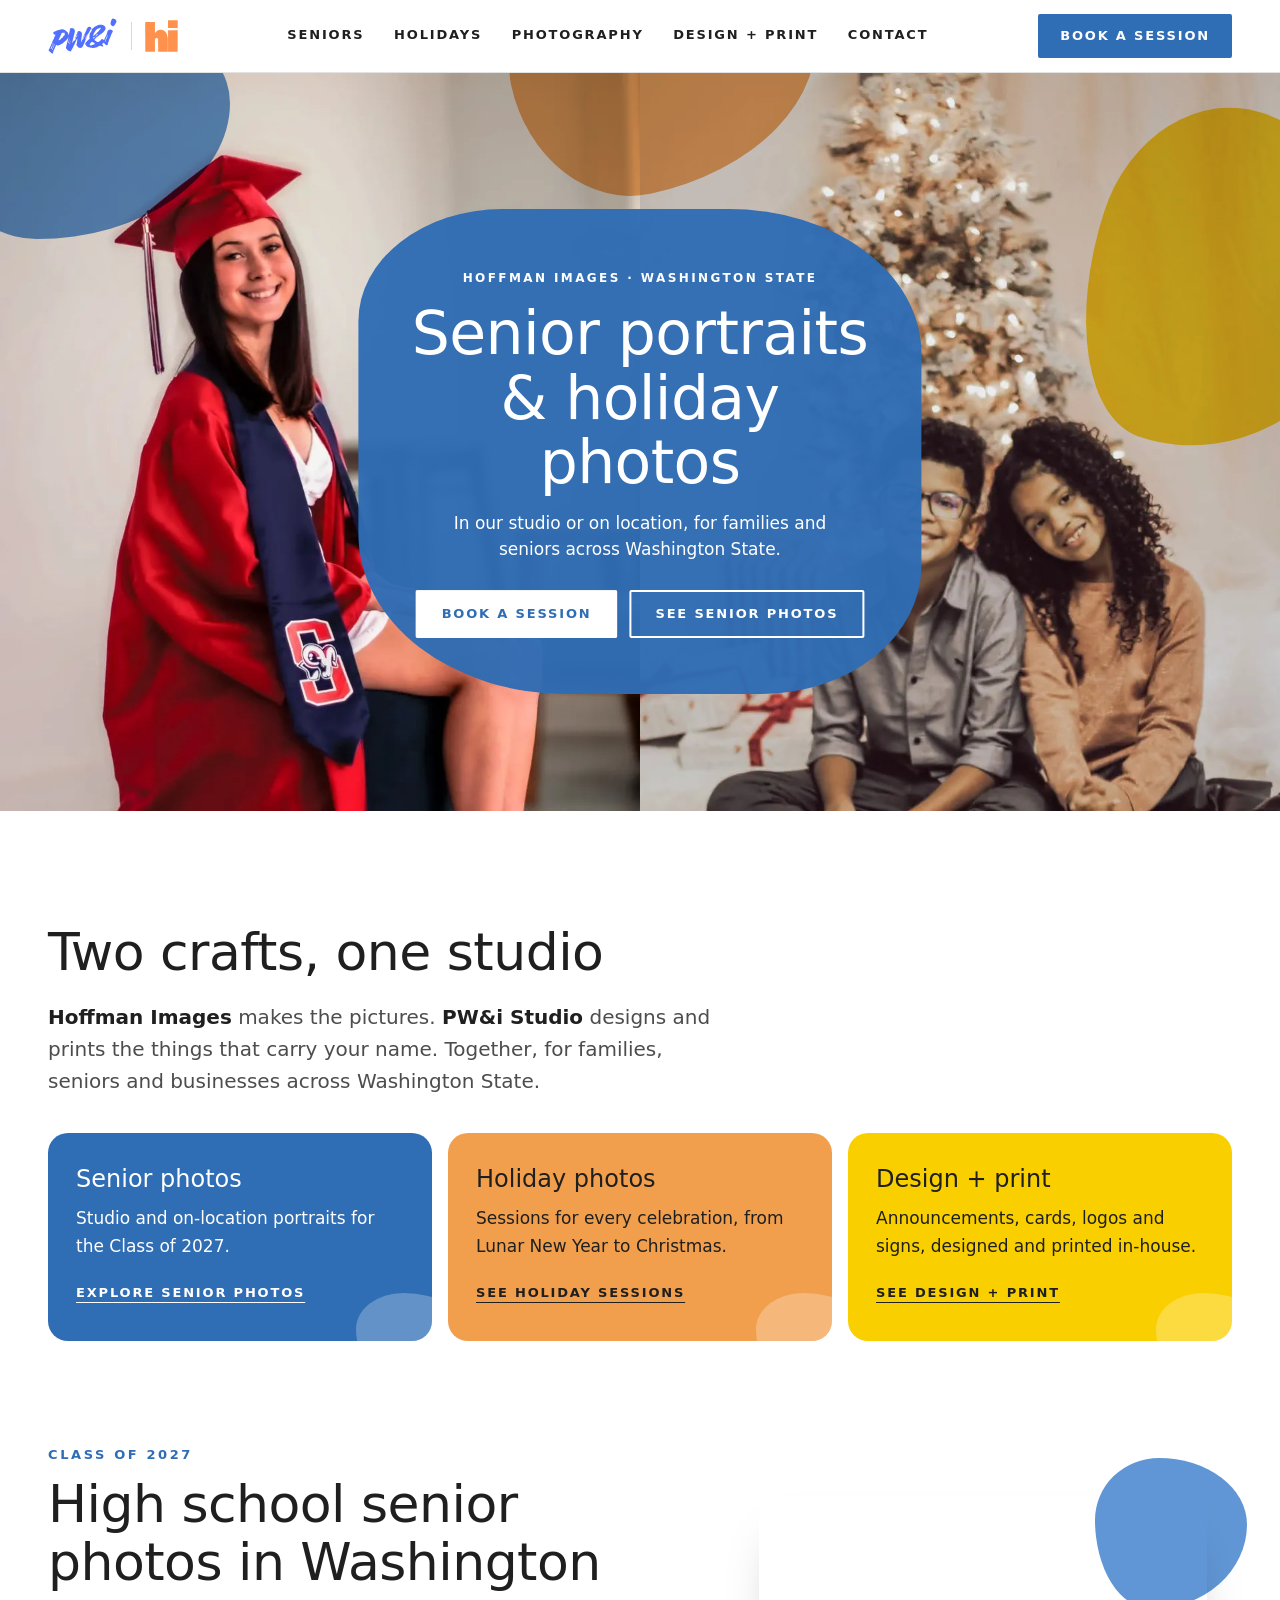
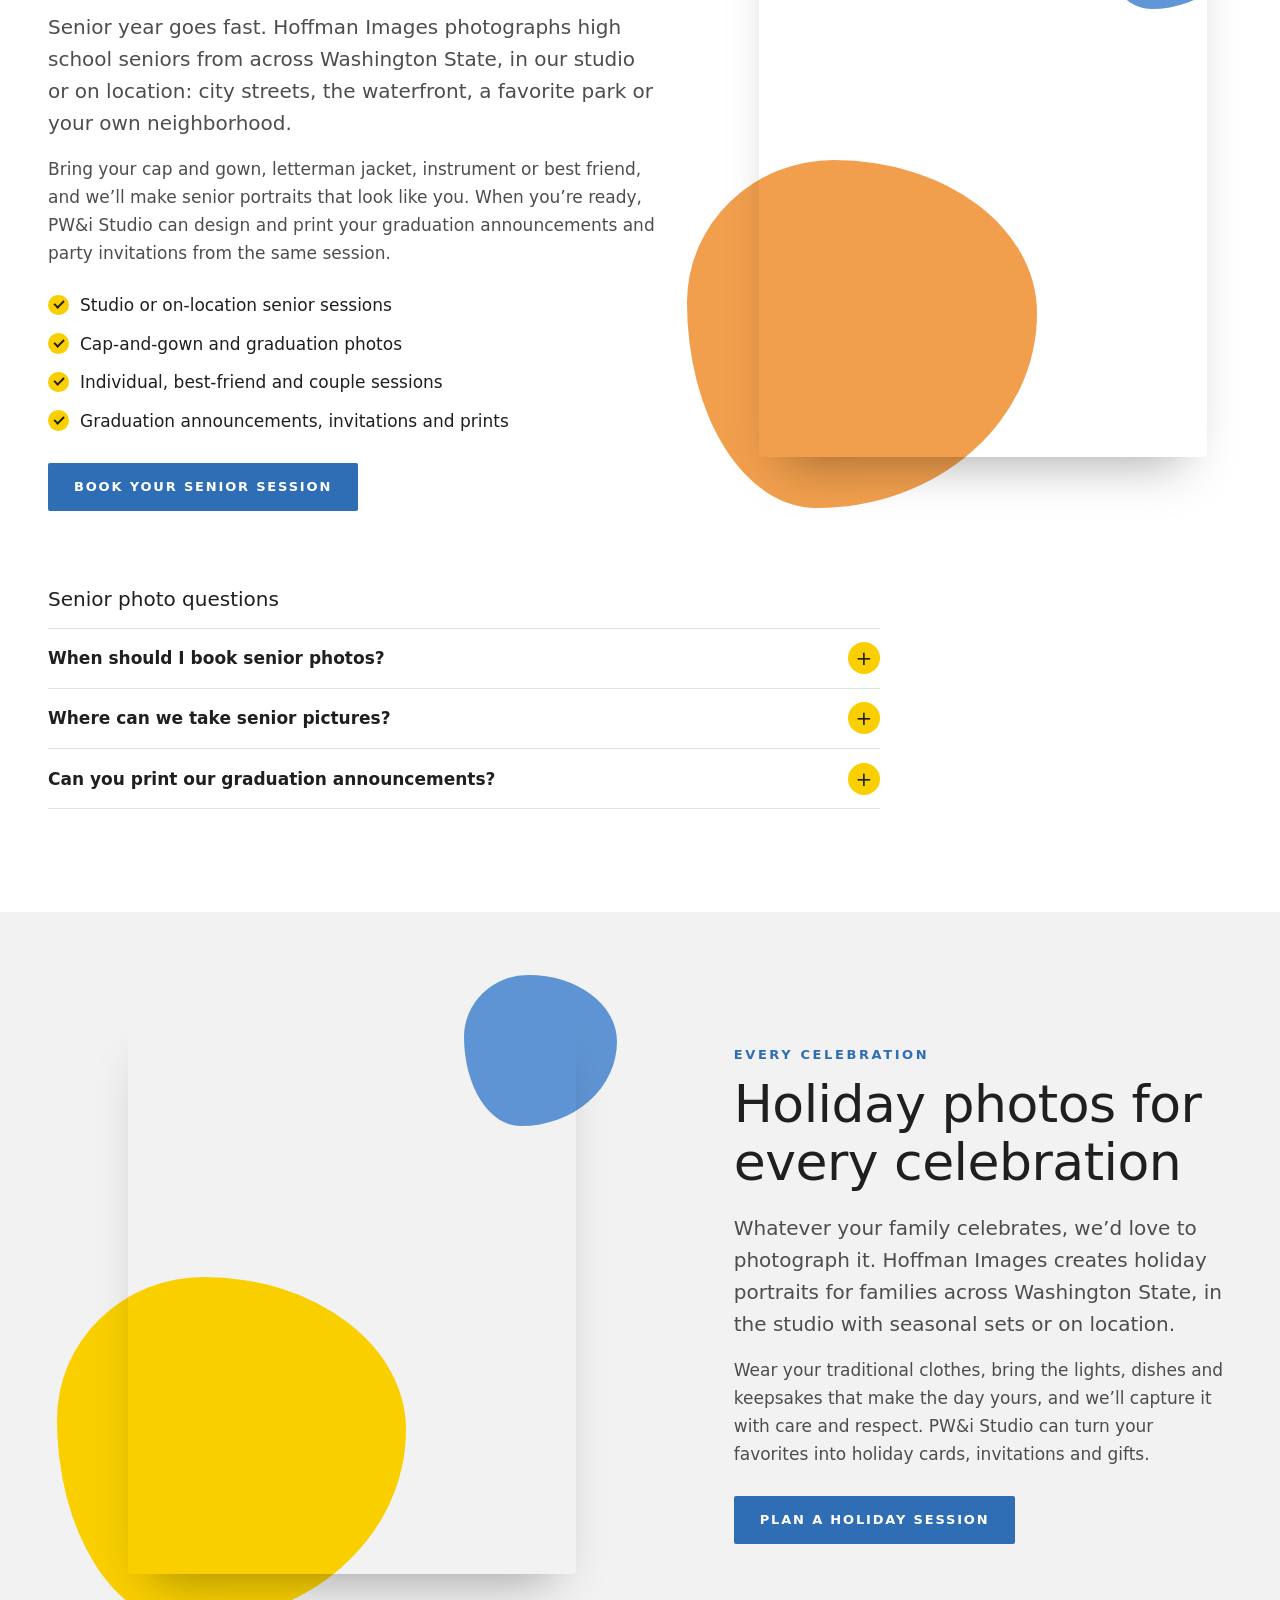
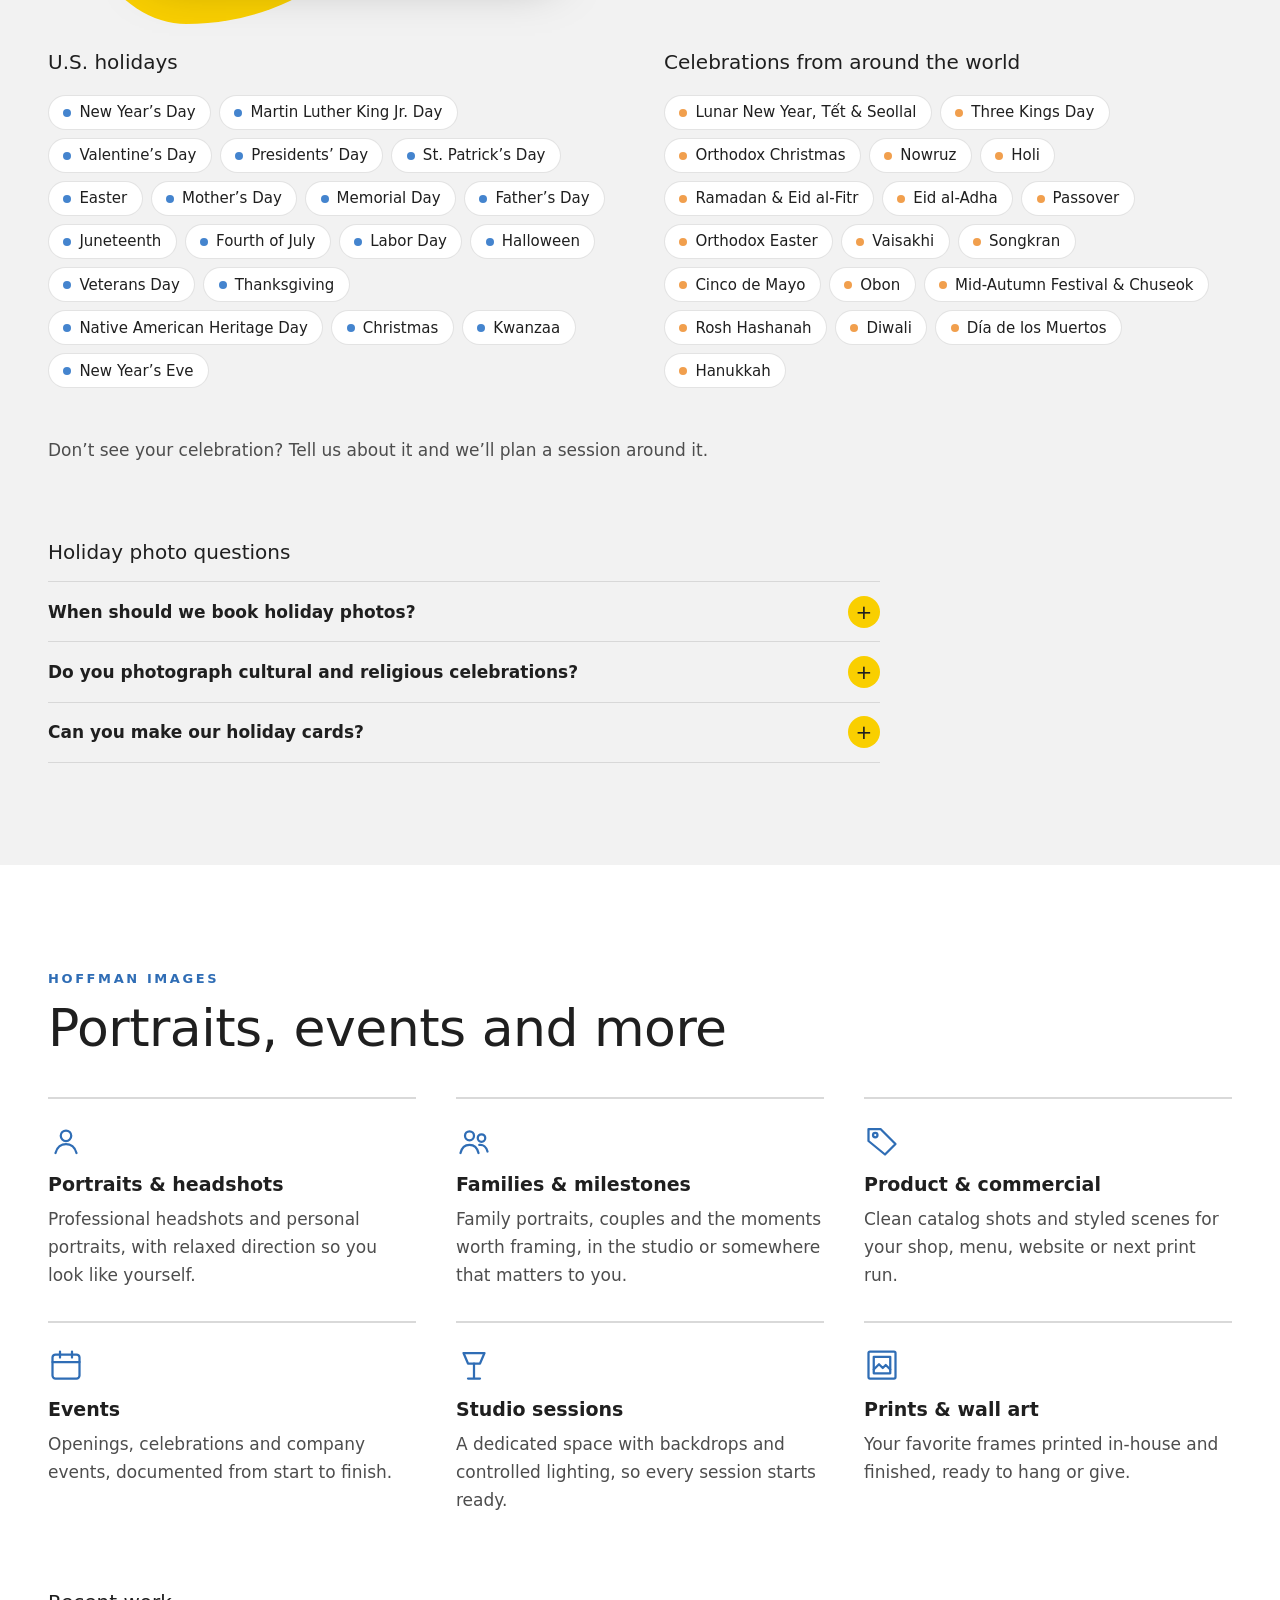
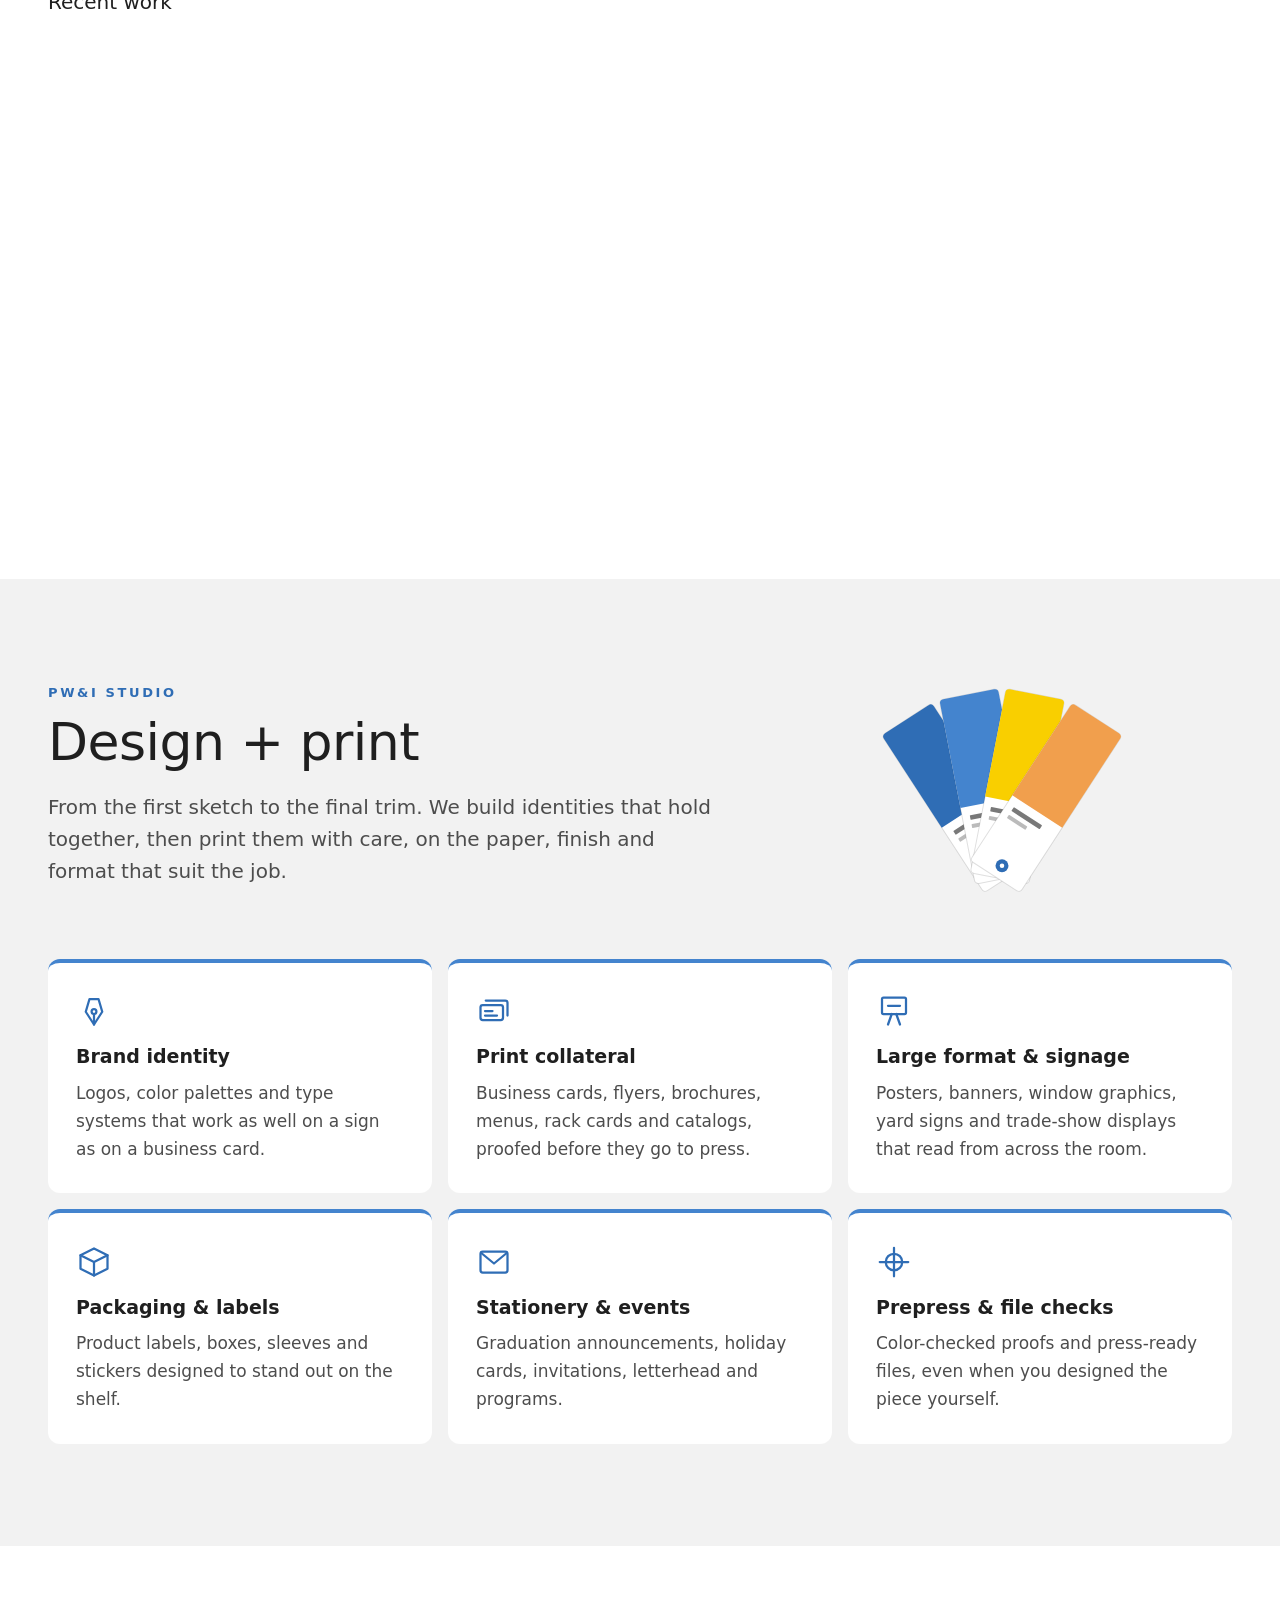
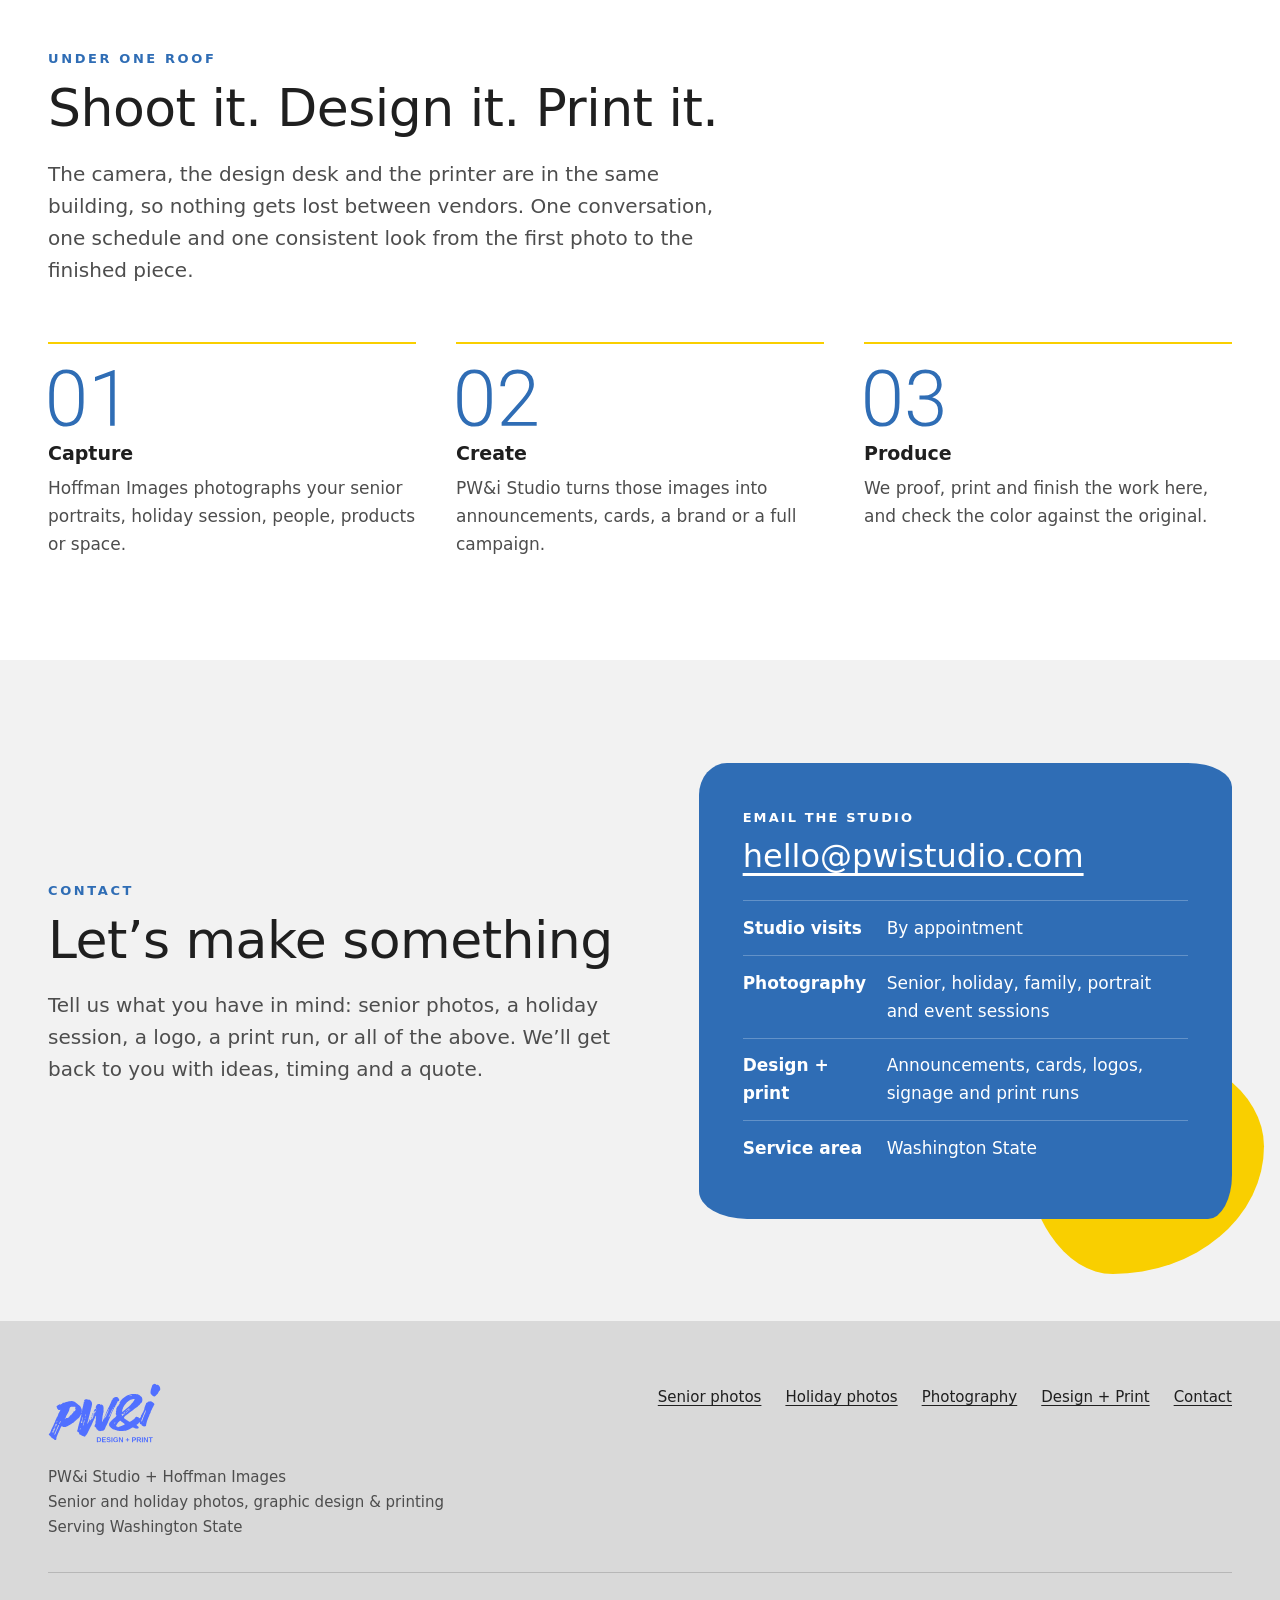
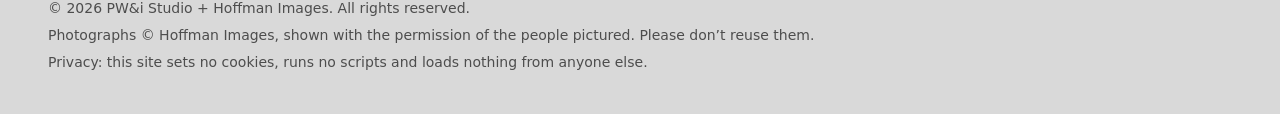
<file: public/index.html>
<!DOCTYPE html>
<html lang="en-US">
<head>
<meta charset="utf-8">
<meta name="viewport" content="width=device-width, initial-scale=1">
<!-- Defense in depth: the same policy is also sent as an HTTP header (see .htaccess / _headers / server/). -->
<meta http-equiv="Content-Security-Policy" content="default-src 'none'; img-src 'self'; style-src 'self'; base-uri 'none'; form-action 'none'; upgrade-insecure-requests">
<meta name="referrer" content="no-referrer">
<title>Senior Portraits &amp; Holiday Photos in Washington | Hoffman Images</title>
<meta name="description" content="High school senior photos and holiday portraits for every celebration, U.S. and international, across Washington State. Plus design and printing by PW&amp;i Studio.">
<link rel="canonical" href="https://pwistudio.com/">
<meta name="theme-color" content="#FFFFFF">
<meta name="color-scheme" content="light">
<meta property="og:type" content="website">
<meta property="og:locale" content="en_US">
<meta property="og:site_name" content="PW&amp;i Studio + Hoffman Images">
<meta property="og:title" content="Senior Portraits &amp; Holiday Photos in Washington">
<meta property="og:description" content="Senior photos, holiday portraits for every celebration, and design and printing, all under one roof in Washington State.">
<meta property="og:url" content="https://pwistudio.com/">
<meta property="og:image" content="https://pwistudio.com/assets/img/og-image.png">
<meta property="og:image:width" content="1200">
<meta property="og:image:height" content="630">
<meta property="og:image:alt" content="The PW&amp;i Design + Print and Hoffman Images logos">
<meta name="twitter:card" content="summary_large_image">
<link rel="icon" href="favicon.ico" sizes="32x32">
<link rel="icon" href="favicon.svg" type="image/svg+xml">
<link rel="apple-touch-icon" href="apple-touch-icon.png">
<link rel="stylesheet" href="assets/css/site.css">
</head>
<body id="top">
<a class="skip-link" href="#main">Skip to content</a>

<header class="site-header">
  <div class="wrap site-header__inner">
    <a class="brand" href="#top">
      <img class="brand__pwi" src="assets/logo/pwi-mark.svg" alt="PW&amp;i Studio" width="598" height="304">
      <span class="brand__divider"></span>
      <img class="brand__hi" src="assets/logo/hoffman-mark.svg" alt="Hoffman Images" width="479" height="465">
    </a>

    <nav class="site-nav" aria-label="Main">
      <ul>
        <li><a href="#seniors">Seniors</a></li>
        <li><a href="#holidays">Holidays</a></li>
        <li><a href="#photography">Photography</a></li>
        <li><a href="#design">Design + Print</a></li>
        <li><a href="#contact">Contact</a></li>
      </ul>
    </nav>
    <a class="btn btn--primary site-header__cta" href="#contact">Book a session</a>

    <!-- Phones and tablets: a menu that opens without any JavaScript -->
    <details class="menu">
      <summary class="menu__button">
        <svg class="menu__icon" viewBox="0 0 24 24" aria-hidden="true" focusable="false"><path d="M4 7h16M4 12h16M4 17h16"/></svg>
        <span>Menu</span>
      </summary>
      <nav class="menu__panel" aria-label="Menu">
        <ul>
          <li><a href="#seniors">Senior photos</a></li>
          <li><a href="#holidays">Holiday photos</a></li>
          <li><a href="#photography">Photography</a></li>
          <li><a href="#design">Design + Print</a></li>
          <li><a href="#contact">Contact</a></li>
        </ul>
      </nav>
    </details>
  </div>
</header>

<main id="main">

  <!-- Hero -->
  <section class="hero" aria-labelledby="hero-title">
    <div class="hero__photos">
      <picture class="hero__photo hero__photo--senior">
        <source type="image/webp" srcset="assets/photos/senior-portrait-cap-and-gown-480.webp 480w, assets/photos/senior-portrait-cap-and-gown-960.webp 960w, assets/photos/senior-portrait-cap-and-gown-1373.webp 1373w" sizes="50vw">
        <img src="assets/photos/senior-portrait-cap-and-gown-960.jpg" alt="A smiling high school senior in a red cap and gown, seated in the studio" width="960" height="1432" fetchpriority="high">
      </picture>
      <picture class="hero__photo hero__photo--holiday">
        <source type="image/webp" srcset="assets/photos/holiday-portrait-siblings-480.webp 480w, assets/photos/holiday-portrait-siblings-960.webp 960w, assets/photos/holiday-portrait-siblings-1440.webp 1440w" sizes="50vw">
        <img src="assets/photos/holiday-portrait-siblings-960.jpg" alt="Two children sitting together in front of a lit Christmas tree and wrapped presents" width="960" height="1280" fetchpriority="high">
      </picture>
      <span class="blob blob--cerulean hero__blob-1"></span>
      <span class="blob blob--tangerine hero__blob-2"></span>
      <span class="blob blob--light hero__blob-3"></span>
    </div>
    <div class="hero__panel">
      <p class="hero__kicker">Hoffman Images &middot; Washington State</p>
      <h1 class="hero__title" id="hero-title">Senior portraits &amp; holiday photos</h1>
      <p class="hero__sub">In our studio or on location, for families and seniors across Washington State.</p>
      <p class="actions actions--center">
        <a class="btn btn--white" href="#contact">Book a session</a>
        <a class="btn btn--ghost-white" href="#seniors">See senior photos</a>
      </p>
    </div>
  </section>

  <!-- Two crafts -->
  <section class="intro" aria-labelledby="intro-title">
    <div class="wrap">
      <div class="intro__head">
        <h2 class="section-title" id="intro-title">Two crafts, one studio</h2>
        <p class="lead"><strong>Hoffman Images</strong> makes the pictures. <strong>PW&amp;i Studio</strong> designs and prints the things that carry your name. Together, for families, seniors and businesses across Washington State.</p>
      </div>
      <ul class="tiles" role="list">
        <li class="tile tile--cerulean">
          <span class="blob tile__blob"></span>
          <h3>Senior photos</h3>
          <p>Studio and on-location portraits for the Class of 2027.</p>
          <a class="tile__link" href="#seniors">Explore senior photos</a>
        </li>
        <li class="tile tile--tangerine">
          <span class="blob tile__blob"></span>
          <h3>Holiday photos</h3>
          <p>Sessions for every celebration, from Lunar New Year to Christmas.</p>
          <a class="tile__link" href="#holidays">See holiday sessions</a>
        </li>
        <li class="tile tile--light">
          <span class="blob tile__blob"></span>
          <h3>Design + print</h3>
          <p>Announcements, cards, logos and signs, designed and printed in-house.</p>
          <a class="tile__link" href="#design">See design + print</a>
        </li>
      </ul>
    </div>
  </section>

  <!-- SEO: senior photos -->
  <section class="feature" id="seniors" aria-labelledby="seniors-title">
    <div class="wrap feature__grid">
      <div class="feature__text">
        <p class="kicker">Class of 2027</p>
        <h2 class="section-title" id="seniors-title">High school senior photos in Washington</h2>
        <p class="lead">Senior year goes fast. Hoffman Images photographs high school seniors from across Washington State, in our studio or on location: city streets, the waterfront, a favorite park or your own neighborhood.</p>
        <p>Bring your cap and gown, letterman jacket, instrument or best friend, and we&#8217;ll make senior portraits that look like you. When you&#8217;re ready, PW&amp;i Studio can design and print your graduation announcements and party invitations from the same session.</p>
        <ul class="checklist" role="list">
          <li>Studio or on-location senior sessions</li>
          <li>Cap-and-gown and graduation photos</li>
          <li>Individual, best-friend and couple sessions</li>
          <li>Graduation announcements, invitations and prints</li>
        </ul>
        <p class="actions"><a class="btn btn--primary" href="#contact">Book your senior session</a></p>
      </div>
      <div class="feature__media">
        <span class="blob blob--tangerine feature__blob-a"></span>
        <span class="blob blob--cerulean feature__blob-b"></span>
        <picture>
          <source type="image/webp" srcset="assets/photos/senior-graduation-couple-downtown-480.webp 480w, assets/photos/senior-graduation-couple-downtown-960.webp 960w, assets/photos/senior-graduation-couple-downtown-1440.webp 1440w" sizes="(min-width: 56em) 40vw, 90vw">
          <img src="assets/photos/senior-graduation-couple-downtown-960.jpg" alt="Two high school graduates in navy caps and gowns sharing a kiss on a city walkway" width="960" height="1280" loading="lazy" decoding="async">
        </picture>
      </div>
    </div>

    <div class="wrap faq">
      <h3 class="faq__title">Senior photo questions</h3>
      <details>
        <summary>When should I book senior photos?</summary>
        <p>Many seniors book in late summer or fall of senior year, and cap-and-gown sessions are popular in spring. If your school has a yearbook photo deadline, book a few weeks before it so there&#8217;s time to choose your favorites.</p>
      </details>
      <details>
        <summary>Where can we take senior pictures?</summary>
        <p>In our studio, or on location somewhere that feels like you: downtown, the waterfront, a park, your school or your own neighborhood. Share your ideas when you book and we&#8217;ll plan the session around them.</p>
      </details>
      <details>
        <summary>Can you print our graduation announcements?</summary>
        <p>Yes. PW&amp;i Studio designs and prints graduation announcements, party invitations and thank-you cards using photos from your senior session.</p>
      </details>
    </div>
  </section>

  <!-- SEO: holidays -->
  <section class="feature feature--alt" id="holidays" aria-labelledby="holidays-title">
    <div class="wrap feature__grid feature__grid--flip">
      <div class="feature__text">
        <p class="kicker">Every celebration</p>
        <h2 class="section-title" id="holidays-title">Holiday photos for every celebration</h2>
        <p class="lead">Whatever your family celebrates, we&#8217;d love to photograph it. Hoffman Images creates holiday portraits for families across Washington State, in the studio with seasonal sets or on location.</p>
        <p>Wear your traditional clothes, bring the lights, dishes and keepsakes that make the day yours, and we&#8217;ll capture it with care and respect. PW&amp;i Studio can turn your favorites into holiday cards, invitations and gifts.</p>
        <p class="actions"><a class="btn btn--primary" href="#contact">Plan a holiday session</a></p>
      </div>
      <div class="feature__media">
        <span class="blob blob--light feature__blob-a"></span>
        <span class="blob blob--cerulean feature__blob-b"></span>
        <picture>
          <source type="image/webp" srcset="assets/photos/holiday-family-portrait-480.webp 480w, assets/photos/holiday-family-portrait-960.webp 960w, assets/photos/holiday-family-portrait-1440.webp 1440w" sizes="(min-width: 56em) 40vw, 90vw">
          <img src="assets/photos/holiday-family-portrait-960.jpg" alt="A smiling family of four holding their small dog in front of a snowy Christmas tree" width="960" height="1280" loading="lazy" decoding="async">
        </picture>
      </div>
    </div>

    <div class="wrap holidays">
      <div class="holidays__group">
        <h3>U.S. holidays</h3>
        <ul class="chips" role="list">
          <li>New Year&#8217;s Day</li>
          <li>Martin Luther King Jr. Day</li>
          <li>Valentine&#8217;s Day</li>
          <li>Presidents&#8217; Day</li>
          <li>St. Patrick&#8217;s Day</li>
          <li>Easter</li>
          <li>Mother&#8217;s Day</li>
          <li>Memorial Day</li>
          <li>Father&#8217;s Day</li>
          <li>Juneteenth</li>
          <li>Fourth of July</li>
          <li>Labor Day</li>
          <li>Halloween</li>
          <li>Veterans Day</li>
          <li>Thanksgiving</li>
          <li>Native American Heritage Day</li>
          <li>Christmas</li>
          <li>Kwanzaa</li>
          <li>New Year&#8217;s Eve</li>
        </ul>
      </div>
      <div class="holidays__group">
        <h3>Celebrations from around the world</h3>
        <ul class="chips chips--world" role="list">
          <li>Lunar New Year, T&#7871;t &amp; Seollal</li>
          <li>Three Kings Day</li>
          <li>Orthodox Christmas</li>
          <li>Nowruz</li>
          <li>Holi</li>
          <li>Ramadan &amp; Eid al-Fitr</li>
          <li>Eid al-Adha</li>
          <li>Passover</li>
          <li>Orthodox Easter</li>
          <li>Vaisakhi</li>
          <li>Songkran</li>
          <li>Cinco de Mayo</li>
          <li>Obon</li>
          <li>Mid-Autumn Festival &amp; Chuseok</li>
          <li>Rosh Hashanah</li>
          <li>Diwali</li>
          <li>D&#237;a de los Muertos</li>
          <li>Hanukkah</li>
        </ul>
      </div>
      <p class="holidays__note">Don&#8217;t see your celebration? Tell us about it and we&#8217;ll plan a session around it.</p>
    </div>

    <div class="wrap faq">
      <h3 class="faq__title">Holiday photo questions</h3>
      <details>
        <summary>When should we book holiday photos?</summary>
        <p>About four to eight weeks before the holiday if you&#8217;d like prints or cards in time. Late fall is the busiest season, so book early for the winter holidays.</p>
      </details>
      <details>
        <summary>Do you photograph cultural and religious celebrations?</summary>
        <p>Yes. From Lunar New Year, Eid and Diwali to Hanukkah and Christmas, we photograph the holidays that matter to your family, with care and respect for your traditions.</p>
      </details>
      <details>
        <summary>Can you make our holiday cards?</summary>
        <p>Yes. PW&amp;i Studio designs and prints holiday cards, invitations and photo gifts from your session.</p>
      </details>
    </div>
  </section>

  <!-- More photography -->
  <section class="section" id="photography" aria-labelledby="photo-title">
    <div class="wrap">
      <p class="kicker">Hoffman Images</p>
      <h2 class="section-title" id="photo-title">Portraits, events and more</h2>
      <ul class="services" role="list">
        <li>
          <svg class="icon" viewBox="0 0 24 24" aria-hidden="true" focusable="false"><circle cx="12" cy="8.5" r="3.5"/><path d="M5 20c1-4 4-6 7-6s6 2 7 6"/></svg>
          <h3>Portraits &amp; headshots</h3>
          <p>Professional headshots and personal portraits, with relaxed direction so you look like yourself.</p>
        </li>
        <li>
          <svg class="icon" viewBox="0 0 24 24" aria-hidden="true" focusable="false"><circle cx="9" cy="8.5" r="3"/><circle cx="17" cy="10" r="2.5"/><path d="M3 20c.8-3.5 3.2-5.5 6-5.5s5.2 2 6 5.5M15.5 14.6c2.6-.4 4.8 1.4 5.5 4.4"/></svg>
          <h3>Families &amp; milestones</h3>
          <p>Family portraits, couples and the moments worth framing, in the studio or somewhere that matters to you.</p>
        </li>
        <li>
          <svg class="icon" viewBox="0 0 24 24" aria-hidden="true" focusable="false"><path d="M3 12V4h8l10 10-7 7z"/><circle cx="7.5" cy="8" r="1.5"/></svg>
          <h3>Product &amp; commercial</h3>
          <p>Clean catalog shots and styled scenes for your shop, menu, website or next print run.</p>
        </li>
        <li>
          <svg class="icon" viewBox="0 0 24 24" aria-hidden="true" focusable="false"><rect x="3" y="5" width="18" height="16" rx="2"/><path d="M3 10h18M8 3v4M16 3v4"/></svg>
          <h3>Events</h3>
          <p>Openings, celebrations and company events, documented from start to finish.</p>
        </li>
        <li>
          <svg class="icon" viewBox="0 0 24 24" aria-hidden="true" focusable="false"><path d="M5 4h14l-3 7H8z"/><path d="M12 11v10M8 21h8"/></svg>
          <h3>Studio sessions</h3>
          <p>A dedicated space with backdrops and controlled lighting, so every session starts ready.</p>
        </li>
        <li>
          <svg class="icon" viewBox="0 0 24 24" aria-hidden="true" focusable="false"><rect x="3" y="3" width="18" height="18" rx="1"/><rect x="6.5" y="6.5" width="11" height="11"/><path d="m6.5 15 3.5-3.5 2.5 2.5 2-2 3 3"/></svg>
          <h3>Prints &amp; wall art</h3>
          <p>Your favorite frames printed in-house and finished, ready to hang or give.</p>
        </li>
      </ul>

      <h3 class="gallery__title">Recent work</h3>
      <div class="gallery">
        <picture>
          <source type="image/webp" srcset="assets/photos/city-skyline-rainbow-480.webp 480w, assets/photos/city-skyline-rainbow-960.webp 960w, assets/photos/city-skyline-rainbow-1440.webp 1440w" sizes="(min-width: 48em) 50vw, 100vw">
          <img src="assets/photos/city-skyline-rainbow-960.jpg" alt="A rainbow over the bay behind a downtown skyline and winding freeway ramps, under storm clouds" width="960" height="720" loading="lazy" decoding="async">
        </picture>
        <picture>
          <source type="image/webp" srcset="assets/photos/sand-dunes-sunset-480.webp 480w, assets/photos/sand-dunes-sunset-960.webp 960w, assets/photos/sand-dunes-sunset-1440.webp 1440w" sizes="(min-width: 48em) 50vw, 100vw">
          <img src="assets/photos/sand-dunes-sunset-960.jpg" alt="A lone figure on the crest of a sand dune under a hazy sunset" width="960" height="720" loading="lazy" decoding="async">
        </picture>
      </div>
    </div>
  </section>

  <!-- PW&i Studio -->
  <section class="section section--mist" id="design" aria-labelledby="design-title">
    <div class="wrap">
      <div class="split-head">
        <div>
          <p class="kicker">PW&amp;i Studio</p>
          <h2 class="section-title" id="design-title">Design + print</h2>
          <p class="lead">From the first sketch to the final trim. We build identities that hold together, then print them with care, on the paper, finish and format that suit the job.</p>
        </div>
        <img class="split-head__art" src="assets/img/swatch-fan.svg" alt="" width="420" height="340">
      </div>

      <ul class="cards" role="list">
        <li class="card">
          <svg class="icon" viewBox="0 0 24 24" aria-hidden="true" focusable="false"><path d="M12 21 6.5 12.5 9 4h6l2.5 8.5z"/><path d="M12 21v-7"/><circle cx="12" cy="12.4" r="1.6"/></svg>
          <h3>Brand identity</h3>
          <p>Logos, color palettes and type systems that work as well on a sign as on a business card.</p>
        </li>
        <li class="card">
          <svg class="icon" viewBox="0 0 24 24" aria-hidden="true" focusable="false"><rect x="3" y="8" width="15" height="10" rx="1.5"/><path d="M6.5 5H19.5A1.5 1.5 0 0 1 21 6.5V15"/><path d="M6 12h5M6 15h8"/></svg>
          <h3>Print collateral</h3>
          <p>Business cards, flyers, brochures, menus, rack cards and catalogs, proofed before they go to press.</p>
        </li>
        <li class="card">
          <svg class="icon" viewBox="0 0 24 24" aria-hidden="true" focusable="false"><rect x="4" y="3" width="16" height="11" rx="1"/><path d="M8 21l2.5-7M16 21l-2.5-7M8 8.5h8"/></svg>
          <h3>Large format &amp; signage</h3>
          <p>Posters, banners, window graphics, yard signs and trade-show displays that read from across the room.</p>
        </li>
        <li class="card">
          <svg class="icon" viewBox="0 0 24 24" aria-hidden="true" focusable="false"><path d="M3 7.5 12 3l9 4.5v9L12 21l-9-4.5z"/><path d="M3 7.5 12 12l9-4.5M12 12v9"/></svg>
          <h3>Packaging &amp; labels</h3>
          <p>Product labels, boxes, sleeves and stickers designed to stand out on the shelf.</p>
        </li>
        <li class="card">
          <svg class="icon" viewBox="0 0 24 24" aria-hidden="true" focusable="false"><rect x="3" y="5" width="18" height="14" rx="1.5"/><path d="m3.5 6 8.5 7 8.5-7"/></svg>
          <h3>Stationery &amp; events</h3>
          <p>Graduation announcements, holiday cards, invitations, letterhead and programs.</p>
        </li>
        <li class="card">
          <svg class="icon" viewBox="0 0 24 24" aria-hidden="true" focusable="false"><circle cx="12" cy="12" r="5.5"/><path d="M12 2.5v19M2.5 12h19"/></svg>
          <h3>Prepress &amp; file checks</h3>
          <p>Color-checked proofs and press-ready files, even when you designed the piece yourself.</p>
        </li>
      </ul>
    </div>
  </section>

  <!-- Together -->
  <section class="section" id="studio" aria-labelledby="studio-title">
    <div class="wrap">
      <p class="kicker">Under one roof</p>
      <h2 class="section-title" id="studio-title">Shoot it. Design it. Print it.</h2>
      <p class="lead">The camera, the design desk and the printer are in the same building, so nothing gets lost between vendors. One conversation, one schedule and one consistent look from the first photo to the finished piece.</p>
      <ol class="steps" role="list">
        <li class="step">
          <img class="step__num" src="assets/type/n-01.svg" alt="" width="104" height="92">
          <h3>Capture</h3>
          <p>Hoffman Images photographs your senior portraits, holiday session, people, products or space.</p>
        </li>
        <li class="step">
          <img class="step__num" src="assets/type/n-02.svg" alt="" width="125" height="92">
          <h3>Create</h3>
          <p>PW&amp;i Studio turns those images into announcements, cards, a brand or a full campaign.</p>
        </li>
        <li class="step">
          <img class="step__num" src="assets/type/n-03.svg" alt="" width="123" height="92">
          <h3>Produce</h3>
          <p>We proof, print and finish the work here, and check the color against the original.</p>
        </li>
      </ol>
    </div>
  </section>

  <!-- Contact -->
  <section class="section section--mist contact-section" id="contact" aria-labelledby="contact-title">
    <div class="wrap contact">
      <div class="contact__text">
        <p class="kicker">Contact</p>
        <h2 class="section-title" id="contact-title">Let&#8217;s make something</h2>
        <p class="lead">Tell us what you have in mind: senior photos, a holiday session, a logo, a print run, or all of the above. We&#8217;ll get back to you with ideas, timing and a quote.</p>
      </div>
      <div class="contact-card-wrap">
      <span class="blob blob--light contact-card__blob"></span>
      <div class="contact-card">
        <p class="contact-card__label">Email the studio</p>
        <!-- Replace with your real address if it is different. -->
        <p class="contact-card__email"><a href="mailto:hello@pwistudio.com">hello@pwistudio.com</a></p>
        <dl class="contact-card__list">
          <div><dt>Studio visits</dt><dd>By appointment</dd></div>
          <div><dt>Photography</dt><dd>Senior, holiday, family, portrait and event sessions</dd></div>
          <div><dt>Design + print</dt><dd>Announcements, cards, logos, signage and print runs</dd></div>
          <div><dt>Service area</dt><dd>Washington State</dd></div>
        </dl>
      </div>
      </div>
    </div>
  </section>

</main>

<!-- schema.org business details for search engines, as plain HTML attributes (no scripts) -->
<footer class="site-footer" itemscope itemtype="https://schema.org/LocalBusiness">
  <link itemprop="url" href="https://pwistudio.com/">
  <meta itemprop="email" content="hello@pwistudio.com">
  <meta itemprop="description" content="High school senior photos, holiday portraits for every celebration, family and event photography, plus graphic design and printing in Washington State.">
  <link itemprop="image" href="https://pwistudio.com/assets/img/og-image.png">
  <div itemprop="areaServed" itemscope itemtype="https://schema.org/State">
    <meta itemprop="name" content="Washington">
  </div>
  <meta itemprop="knowsAbout" content="High school senior photos">
  <meta itemprop="knowsAbout" content="Holiday photos">
  <meta itemprop="knowsAbout" content="Family portraits">
  <meta itemprop="knowsAbout" content="Graphic design">
  <meta itemprop="knowsAbout" content="Printing">

  <div class="wrap site-footer__inner">
    <div class="site-footer__brand">
      <div class="site-footer__logos">
        <img class="site-footer__pwi" src="assets/logo/pwi-design-print.svg" alt="PW&amp;i Design + Print" width="597" height="317" itemprop="logo">
        <img class="site-footer__hi" src="assets/logo/hoffman-images.svg" alt="Hoffman Images" width="479" height="662" loading="lazy">
      </div>
      <p><span itemprop="name">PW&amp;i Studio + Hoffman Images</span><br>Senior and holiday photos, graphic design &amp; printing<br>Serving Washington State</p>
    </div>
    <nav class="site-footer__nav" aria-label="Footer">
      <ul>
        <li><a href="#seniors">Senior photos</a></li>
        <li><a href="#holidays">Holiday photos</a></li>
        <li><a href="#photography">Photography</a></li>
        <li><a href="#design">Design + Print</a></li>
        <li><a href="#contact">Contact</a></li>
      </ul>
    </nav>
    <div class="site-footer__legal">
      <p>&copy; 2026 PW&amp;i Studio + Hoffman Images. All rights reserved.</p>
      <p>Photographs &copy; Hoffman Images, shown with the permission of the people pictured. Please don&#8217;t reuse them.</p>
      <p>Privacy: this site sets no cookies, runs no scripts and loads nothing from anyone else.</p>
    </div>
  </div>
</footer>
</body>
</html>
</file>
<file: public/assets/css/site.css>
/*
  PW&i Studio + Hoffman Images
  ---------------------------------------------------------------
  No webfonts: text uses the sans-serif already on each device
  (Roboto on Android and Chromebooks, Segoe UI on Windows,
  San Francisco on Apple devices).
  Headings are real text (good for search engines and screen
  readers); large decorative numbers are SVG (assets/type/).
  No JavaScript anywhere; this file is the only stylesheet.
  Mobile-first: base styles are for phones, wider screens add to them.
*/

:root {
  /* Palette */
  --cerulean: #4484CE;
  --aluminium: #D9D9D9;
  --light: #F9CF00;          /* yellow */
  --tangerine: #F19F4D;

  /* Supporting tones (all text pairs meet WCAG AA contrast) */
  --cerulean-deep: #2F6DB5;  /* buttons, links, text panels: white text 5.3:1 */
  --cerulean-dark: #255A96;  /* button hover */
  --ink: #1F1F1F;            /* text: 16.5:1 on white */
  --ink-soft: #4D4D4D;       /* secondary text: 8.5:1 on white, 6:1 on aluminium */
  --white: #FFFFFF;
  --mist: #F2F2F2;           /* light alternate background */
  --line: rgb(31 31 31 / 0.12);

  --sans: Roboto, "Segoe UI", system-ui, -apple-system, BlinkMacSystemFont, "Helvetica Neue", Arial, "Noto Sans", "Liberation Sans", sans-serif;

  --wrap: 76rem;
  --gutter: clamp(1.25rem, 5vw, 3rem);
  --header-h: 4.5rem;
  --section-space: clamp(3.5rem, 8vw, 7rem);

  color-scheme: light;
}

/* ---------- Base ---------- */
*,
*::before,
*::after { box-sizing: border-box; }

html {
  -webkit-text-size-adjust: 100%;
  text-size-adjust: 100%;
}

@media (prefers-reduced-motion: no-preference) {
  html { scroll-behavior: smooth; }
}

body {
  margin: 0;
  background: var(--white);
  color: var(--ink);
  font: 400 1rem/1.65 var(--sans);
  overflow-wrap: break-word;
}
@media (min-width: 48em) {
  body { font-size: 1.0625rem; }
}

img,
svg { display: block; max-width: 100%; height: auto; }

h1, h2, h3, p, ul, ol, dl, dd { margin: 0; }

a { color: var(--cerulean-deep); text-underline-offset: 0.2em; }
a:hover { color: var(--cerulean-dark); }

:focus-visible {
  outline: 3px solid var(--cerulean-deep);
  outline-offset: 3px;
}

[id] { scroll-margin-top: 1rem; }
@media (min-width: 72em) {
  [id] { scroll-margin-top: calc(var(--header-h) + 1rem); }
}

.wrap {
  width: min(100% - 2 * var(--gutter), var(--wrap));
  margin-inline: auto;
}

.skip-link {
  position: absolute;
  left: 1rem;
  top: -10rem;
  z-index: 100;
  padding: 0.75rem 1.25rem;
  background: var(--cerulean-deep);
  color: var(--white);
  font-weight: 700;
}
.skip-link:focus { top: 1rem; color: var(--white); outline-color: var(--ink); }

/* ---------- Shared pieces ---------- */
.kicker {
  font-size: 0.8125rem;
  font-weight: 700;
  letter-spacing: 0.2em;
  text-transform: uppercase;
  color: var(--cerulean-deep);
}

.section-title {
  margin: 0.6rem 0 1.25rem;
  font-size: clamp(2rem, 1.35rem + 2.6vw, 3.25rem);
  font-weight: 300;
  line-height: 1.12;
  letter-spacing: -0.01em;
}

.lead {
  max-width: 42rem;
  margin-bottom: 1rem;
  font-size: clamp(1.0625rem, 1rem + 0.45vw, 1.25rem);
  line-height: 1.6;
  color: var(--ink-soft);
}
.lead strong { color: var(--ink); }
.lead + p { max-width: 42rem; color: var(--ink-soft); }

.actions {
  display: flex;
  flex-wrap: wrap;
  gap: 0.75rem;
  margin-top: 1.75rem;
}
.actions--center { justify-content: center; }

.btn {
  display: inline-flex;
  align-items: center;
  justify-content: center;
  min-height: 3rem;
  padding: 0.75rem 1.5rem;
  border: 2px solid transparent;
  border-radius: 2px;
  font-size: 0.8125rem;
  font-weight: 700;
  letter-spacing: 0.14em;
  line-height: 1.2;
  text-align: center;
  text-transform: uppercase;
  text-decoration: none;
  transition: background-color 0.2s ease, color 0.2s ease, border-color 0.2s ease;
}
.btn--primary { background: var(--cerulean-deep); color: var(--white); }
.btn--primary:hover { background: var(--cerulean-dark); color: var(--white); }
.btn--white { background: var(--white); color: var(--cerulean-deep); }
.btn--white:hover { background: var(--light); color: var(--ink); }
.btn--ghost-white { border-color: var(--white); color: var(--white); }
.btn--ghost-white:hover { background: var(--white); color: var(--cerulean-deep); }

.icon {
  width: 2.25rem;
  height: 2.25rem;
  color: var(--cerulean-deep);
  fill: none;
  stroke: currentColor;
  stroke-width: 1.5;
  stroke-linecap: round;
  stroke-linejoin: round;
}

/* Organic, translucent color shapes (decorative) */
.blob {
  position: absolute;
  display: block;
  pointer-events: none;
  border-radius: 42% 58% 63% 37% / 41% 44% 56% 59%;
  opacity: 0.85;
  mix-blend-mode: multiply;
}
.blob--cerulean { background: var(--cerulean); }
.blob--tangerine { background: var(--tangerine); }
.blob--light { background: var(--light); }

.section {
  padding-block: var(--section-space);
  overflow-x: hidden;
  overflow-x: clip;
}
.section--mist { background: var(--mist); }

/* ---------- Header ---------- */
.site-header {
  position: relative;
  z-index: 20;
  background: var(--white);
  border-bottom: 1px solid var(--line);
}
.site-header__inner {
  display: flex;
  align-items: center;
  justify-content: space-between;
  gap: 1rem;
  min-height: var(--header-h);
  padding-block: 0.6rem;
}

.brand {
  display: inline-flex;
  flex: none;
  align-items: center;
  gap: 0.85rem;
  text-decoration: none;
}
.brand__pwi { height: 2.2rem; width: auto; }
.brand__hi { height: 1.95rem; width: auto; }
.brand__divider {
  width: 1px;
  height: 1.8rem;
  background: var(--aluminium);
}

/* Desktop navigation (large screens only) */
.site-nav,
.site-header__cta { display: none; }

.site-nav ul {
  display: flex;
  gap: 0.25rem;
  padding: 0;
  list-style: none;
}
.site-nav a {
  display: block;
  padding: 0.65rem 0.8rem;
  border-bottom: 2px solid transparent;
  color: var(--ink);
  font-size: 0.8125rem;
  font-weight: 600;
  letter-spacing: 0.14em;
  text-transform: uppercase;
  text-decoration: none;
  white-space: nowrap;
}
.site-nav a:hover { border-bottom-color: var(--light); color: var(--ink); }

/* Phones and tablets: a <details> menu, which needs no JavaScript */
.menu__button {
  display: inline-flex;
  align-items: center;
  gap: 0.5rem;
  min-height: 2.75rem;
  padding: 0.5rem 1rem;
  border: 1px solid var(--aluminium);
  border-radius: 999px;
  background: var(--white);
  color: var(--ink);
  font-size: 0.8125rem;
  font-weight: 700;
  letter-spacing: 0.12em;
  text-transform: uppercase;
  cursor: pointer;
  list-style: none;
}
.menu__button::-webkit-details-marker { display: none; }
.menu__icon {
  width: 1.25rem;
  height: 1.25rem;
  fill: none;
  stroke: currentColor;
  stroke-width: 2;
  stroke-linecap: round;
}
.menu[open] .menu__button {
  border-color: var(--cerulean-deep);
  background: var(--cerulean-deep);
  color: var(--white);
}
.menu[open] .menu__button:focus-visible { outline-color: var(--ink); }
.menu__panel {
  position: absolute;
  top: 100%;
  right: 0;
  left: 0;
  padding: 0.5rem var(--gutter) 1.5rem;
  background: var(--white);
  border-bottom: 1px solid var(--line);
  box-shadow: 0 1.5rem 2rem -1.5rem rgb(0 0 0 / 0.25);
}
.menu__panel ul {
  width: min(100%, var(--wrap));
  margin-inline: auto;
  padding: 0;
  list-style: none;
}
.menu__panel a {
  display: flex;
  align-items: center;
  min-height: 3.25rem;
  border-bottom: 1px solid var(--line);
  color: var(--ink);
  font-size: 1.0625rem;
  text-decoration: none;
}
.menu__panel a:hover { color: var(--cerulean-deep); }

@media (min-width: 72em) {
  .site-header { position: sticky; top: 0; }
  .site-nav { display: block; }
  .site-header__cta { display: inline-flex; min-height: 2.75rem; padding-inline: 1.25rem; }
  .menu { display: none; }
}

/* ---------- Hero ---------- */
.hero {
  position: relative;
  padding-bottom: 2.5rem;
  background: var(--aluminium);
  overflow: hidden;
}
.hero__photos {
  position: relative;
  display: grid;
  grid-template-columns: 1fr 1fr;
}
.hero__photo { display: block; }
.hero__photo img {
  width: 100%;
  height: 100%;
  aspect-ratio: 2 / 3;
  object-fit: cover;
}
.hero__photo--senior img { object-position: 45% 18%; }
.hero__photo--holiday img { object-position: 50% 70%; }

/* Shapes sit over the walls and the tree, clear of faces */
.hero__blob-1 { width: 28vw; height: 22vw; left: -10vw; top: -8vw; }
.hero__blob-2 { width: 26vw; height: 20vw; left: 37vw; top: -9vw; transform: rotate(-12deg); }
.hero__blob-3 { width: 26vw; height: 30vw; right: -13vw; top: -5vw; transform: rotate(18deg); }

.hero__panel {
  position: relative;
  z-index: 2;
  width: min(100% - 2 * var(--gutter), 36rem);
  margin: -3rem auto 0;
  padding: 2.5rem 1.75rem 2.25rem;
  background: rgb(47 109 181 / 0.96);
  border-radius: 2.5rem 4rem 2.25rem 4.5rem / 3rem 2.25rem 4rem 2.5rem;
  color: var(--white);
  text-align: center;
}
.hero__kicker {
  font-size: 0.75rem;
  font-weight: 700;
  letter-spacing: 0.2em;
  text-transform: uppercase;
}
.hero__title {
  margin: 0.75rem 0 0.9rem;
  font-size: clamp(2.1rem, 1.35rem + 3.3vw, 3.75rem);
  font-weight: 300;
  line-height: 1.08;
  letter-spacing: -0.01em;
}
.hero__sub {
  max-width: 26rem;
  margin-inline: auto;
  font-size: 1.0625rem;
  line-height: 1.55;
}
.hero__panel :focus-visible { outline-color: var(--white); }

/* Tablets and small laptops: stacked, with the photos capped in height */
@media (min-width: 48em) and (max-width: 74.99em) {
  .hero__photos { height: min(72vh, 42rem); }
  .hero__photo img { aspect-ratio: auto; }
  .hero__panel { margin-top: -5rem; }
}

/* Large screens: text panel over the middle of the two photos */
@media (min-width: 75em) {
  .hero { padding-bottom: 0; }
  .hero__photos { height: clamp(36rem, 82vh, 50rem); }
  .hero__photo img { aspect-ratio: auto; }
  .hero__blob-1 { width: 24vw; height: 19vw; left: -6vw; top: -6vw; }
  .hero__blob-2 { width: 24vw; height: 18vw; left: 40vw; top: -9vw; }
  .hero__blob-3 { width: 22vw; height: 27vw; right: -7vw; top: 3vw; }
  .hero__panel {
    position: absolute;
    top: 50%;
    left: 50%;
    width: min(38rem, 44vw);
    margin: 0;
    padding: 3.75rem 3.25rem 3.5rem;
    border-radius: 9rem 12rem 10rem 13rem / 7rem 9rem 8rem 10rem;
    transform: translate(-50%, -48%);
  }
}

/* ---------- Intro tiles ---------- */
.intro { padding-block: var(--section-space) 0; }
.intro__head { max-width: 46rem; }
.tiles {
  display: grid;
  grid-template-columns: repeat(auto-fit, minmax(min(100%, 16rem), 1fr));
  gap: 1rem;
  margin-top: 2.25rem;
  padding: 0;
  list-style: none;
}
.tile {
  position: relative;
  display: flex;
  flex-direction: column;
  gap: 0.6rem;
  min-height: 13rem;
  padding: 2rem 1.75rem 1.75rem;
  overflow: hidden;
  border-radius: 1.25rem;
}
.tile h3 {
  position: relative;
  font-size: 1.5rem;
  font-weight: 400;
  line-height: 1.2;
}
.tile p { position: relative; }
.tile__blob {  /* bottom-right corner, clear of all text */
  width: 7rem;
  height: 5.5rem;
  right: -2.25rem;
  bottom: -2.5rem;
  background: rgb(255 255 255 / 0.25);
  opacity: 1;
  mix-blend-mode: normal;
}
.tile__link {
  position: relative;
  align-self: flex-start;
  margin-top: auto;
  padding-block: 0.6rem;
  color: inherit;
  font-size: 0.8125rem;
  font-weight: 700;
  letter-spacing: 0.14em;
  text-transform: uppercase;
  text-underline-offset: 0.35em;
}
.tile__link:hover { color: inherit; text-decoration-thickness: 2px; }
.tile--cerulean { background: var(--cerulean-deep); color: var(--white); }
.tile--cerulean :focus-visible { outline-color: var(--white); }
.tile--tangerine { background: var(--tangerine); color: var(--ink); }
.tile--light { background: var(--light); color: var(--ink); }
.tile--tangerine :focus-visible,
.tile--light :focus-visible { outline-color: var(--ink); }

/* ---------- Feature sections (seniors, holidays) ---------- */
.feature {
  padding-block: var(--section-space);
  overflow-x: hidden;
  overflow-x: clip;
}
.feature--alt { background: var(--mist); }
.feature__grid {
  display: grid;
  gap: clamp(2.75rem, 6vw, 5rem);
  align-items: center;
}
@media (min-width: 56em) {
  .feature__grid { grid-template-columns: minmax(0, 1.1fr) minmax(0, 0.9fr); }
  .feature__grid--flip .feature__media { order: -1; }
}
.feature__media {
  position: relative;
  isolation: isolate;
  justify-self: center;
  width: min(100% - 2rem, 28rem);
}
.feature__media picture { position: relative; z-index: 1; display: block; }
.feature__media img {
  width: 100%;
  aspect-ratio: 4 / 5;
  object-fit: cover;
  border-radius: 0.25rem;
  box-shadow: 0 1.75rem 3rem -1.5rem rgb(0 0 0 / 0.35);
}
.feature__blob-a {
  z-index: 0;
  width: 78%;
  height: 62%;
  left: -16%;
  bottom: -9%;
  opacity: 1;
  mix-blend-mode: normal;
}
.feature__blob-b {
  z-index: 2;
  width: 34%;
  height: 27%;
  top: -7%;
  right: -9%;
}

.checklist {
  display: grid;
  gap: 0.65rem;
  margin: 1.5rem 0 0;
  padding: 0;
  list-style: none;
}
.checklist li {
  position: relative;
  padding-left: 2rem;
}
.checklist li::before {
  content: "";
  position: absolute;
  top: 0.2em;
  left: 0;
  width: 1.3rem;
  height: 1.3rem;
  border-radius: 50%;
  background: var(--light);
}
.checklist li::after {
  content: "";
  position: absolute;
  top: 0.42em;
  left: 0.47rem;
  width: 0.36rem;
  height: 0.65rem;
  border: solid var(--ink);
  border-width: 0 2px 2px 0;
  transform: rotate(45deg);
}

/* Holiday lists */
.holidays {
  display: grid;
  gap: 2rem;
  margin-top: clamp(3rem, 6vw, 4.5rem);
}
@media (min-width: 56em) {
  .holidays { grid-template-columns: 1fr 1fr; gap: 3rem; }
  .holidays__note { grid-column: 1 / -1; }
}
.holidays h3 {
  margin-bottom: 1rem;
  font-size: 1.25rem;
  font-weight: 500;
}
.chips {
  display: flex;
  flex-wrap: wrap;
  gap: 0.5rem;
  padding: 0;
  list-style: none;
}
.chips li {
  display: inline-flex;
  align-items: center;
  gap: 0.5rem;
  padding: 0.4rem 0.9rem;
  border: 1px solid var(--line);
  border-radius: 999px;
  background: var(--white);
  font-size: 0.9375rem;
  line-height: 1.35;
}
.chips li::before {
  content: "";
  flex: none;
  width: 0.5rem;
  height: 0.5rem;
  border-radius: 50%;
  background: var(--cerulean);
}
.chips--world li::before { background: var(--tangerine); }
.holidays__note { color: var(--ink-soft); }

/* FAQ (native <details>, no JavaScript) */
.faq { margin-top: clamp(3rem, 6vw, 4.5rem); }
.faq > * { max-width: 52rem; }
.faq__title {
  margin-bottom: 0.75rem;
  font-size: 1.25rem;
  font-weight: 500;
}
.faq details { border-top: 1px solid var(--line); }
.faq details:last-child { border-bottom: 1px solid var(--line); }
.faq summary {
  display: flex;
  align-items: center;
  justify-content: space-between;
  gap: 1rem;
  min-height: 3.25rem;
  padding-block: 0.85rem;
  font-size: 1.0625rem;
  font-weight: 600;
  cursor: pointer;
  list-style: none;
}
.faq summary::-webkit-details-marker { display: none; }
.faq summary::after {
  content: "+";
  display: grid;
  flex: none;
  place-items: center;
  width: 2rem;
  height: 2rem;
  border-radius: 50%;
  background: var(--light);
  color: var(--ink);
  font-size: 1.25rem;
  font-weight: 400;
  line-height: 1;
}
.faq details[open] summary::after { content: "\2212"; }
.faq details p {
  max-width: 46rem;
  padding-bottom: 1.25rem;
  color: var(--ink-soft);
}

/* ---------- More photography ---------- */
.services {
  display: grid;
  grid-template-columns: repeat(auto-fit, minmax(min(100%, 18rem), 1fr));
  gap: 2rem 2.5rem;
  margin-top: 2.5rem;
  padding: 0;
  list-style: none;
}
.services li {
  display: grid;
  align-content: start;
  gap: 0.5rem;
  padding-top: 1.5rem;
  border-top: 2px solid var(--aluminium);
}
.services h3,
.card h3,
.step h3 {
  margin-top: 0.35rem;
  font-size: 1.1875rem;
  font-weight: 600;
  line-height: 1.3;
}
.services p,
.card p,
.step p { color: var(--ink-soft); }

.gallery__title {
  margin: clamp(3rem, 6vw, 4.5rem) 0 1.25rem;
  font-size: 1.25rem;
  font-weight: 500;
}
.gallery {
  display: grid;
  gap: 1rem;
}
@media (min-width: 48em) {
  .gallery { grid-template-columns: 1fr 1fr; }
}
.gallery img {
  width: 100%;
  aspect-ratio: 4 / 3;
  object-fit: cover;
  border-radius: 0.25rem;
}

/* ---------- Design + print ---------- */
.split-head {
  display: grid;
  gap: 2rem;
  align-items: center;
  margin-bottom: clamp(2.5rem, 5vw, 3.5rem);
}
@media (min-width: 56em) {
  .split-head { grid-template-columns: minmax(0, 1.5fr) minmax(0, 1fr); }
}
.split-head__art { width: min(100%, 17rem); justify-self: center; }

.cards {
  display: grid;
  grid-template-columns: repeat(auto-fit, minmax(min(100%, 20rem), 1fr));
  gap: 1rem;
  padding: 0;
  list-style: none;
}
.card {
  display: grid;
  align-content: start;
  gap: 0.6rem;
  padding: 1.9rem 1.75rem;
  border-top: 4px solid var(--cerulean);
  border-radius: 0.75rem;
  background: var(--white);
}

/* ---------- Steps ---------- */
.steps {
  display: grid;
  grid-template-columns: repeat(auto-fit, minmax(min(100%, 16rem), 1fr));
  gap: 2rem 2.5rem;
  margin-top: clamp(2.5rem, 5vw, 3.5rem);
  padding: 0;
  list-style: none;
}
.step {
  display: grid;
  align-content: start;
  gap: 0.5rem;
  padding-top: 1.5rem;
  border-top: 2px solid var(--light);
}
.step__num { height: 3.75rem; width: auto; }

/* ---------- Contact ---------- */
.contact {
  display: grid;
  gap: 3rem;
  align-items: center;
}
@media (min-width: 56em) {
  .contact { grid-template-columns: minmax(0, 1.1fr) minmax(0, 1fr); gap: 4rem; }
}
.contact-card-wrap {
  position: relative;
  isolation: isolate;
}
.contact-card {
  position: relative;
  z-index: 1;
  padding: clamp(1.75rem, 4vw, 2.75rem);
  border-radius: 1.75rem 2.75rem 1.5rem 3rem / 2rem 1.5rem 2.75rem 1.75rem;
  background: var(--cerulean-deep);
  color: var(--white);
}
.contact-card__blob {
  z-index: 0;
  width: 45%;
  height: 50%;
  right: -6%;
  bottom: -12%;
  opacity: 1;
  mix-blend-mode: normal;
}
.contact-card :focus-visible { outline-color: var(--white); }
.contact-card__label {
  font-size: 0.8125rem;
  font-weight: 700;
  letter-spacing: 0.16em;
  text-transform: uppercase;
}
.contact-card__email {
  margin: 0.5rem 0 1.5rem;
  font-size: clamp(1.35rem, 1rem + 1.6vw, 2rem);
  font-weight: 400;
  line-height: 1.25;
  overflow-wrap: anywhere;
}
.contact-card__email a { color: var(--white); }
.contact-card__email a:hover { color: var(--white); text-decoration-thickness: 2px; }
.contact-card__list { display: grid; }
.contact-card__list div {
  display: grid;
  grid-template-columns: 8rem 1fr;
  gap: 1rem;
  padding-block: 0.8rem;
  border-top: 1px solid rgb(255 255 255 / 0.25);
}
.contact-card__list dt { font-weight: 700; }
@media (max-width: 22em) {
  .contact-card__list div { grid-template-columns: 1fr; gap: 0.15rem; }
}

/* ---------- Footer ---------- */
.site-footer {
  padding-block: 3.5rem 2.5rem;
  background: var(--aluminium);
  color: var(--ink);
  font-size: 0.9375rem;
}
.site-footer a { color: var(--ink); }
.site-footer a:hover { color: var(--ink); text-decoration-thickness: 2px; }
.site-footer :focus-visible { outline-color: var(--ink); }
.site-footer__inner {
  display: grid;
  gap: 2rem;
}
@media (min-width: 48em) {
  .site-footer__inner { grid-template-columns: 1fr auto; align-items: start; }
  .site-footer__legal { grid-column: 1 / -1; }
}
.site-footer__logos {
  display: flex;
  align-items: center;
  gap: 1.5rem;
  margin-bottom: 1rem;
}
.site-footer__pwi { height: 3.75rem; width: auto; }
.site-footer__hi { height: 4.5rem; width: auto; }
.site-footer__brand p { color: var(--ink-soft); }
.site-footer__nav ul {
  display: flex;
  flex-wrap: wrap;
  gap: 0.25rem 1.5rem;
  padding: 0;
  list-style: none;
}
.site-footer__nav a {
  display: inline-block;
  padding-block: 0.5rem;
}
.site-footer__legal {
  display: grid;
  gap: 0.25rem;
  padding-top: 1.5rem;
  border-top: 1px solid rgb(31 31 31 / 0.18);
  color: var(--ink-soft);
  font-size: 0.875rem;
}

/* ---------- 404 page ---------- */
.not-found {
  display: grid;
  justify-items: start;
  gap: 1.25rem;
  padding-block: clamp(4rem, 12vw, 9rem);
}
.not-found h1 img { width: min(100%, 20rem); }

/* ---------- Print ---------- */
@media print {
  .site-header { position: static; }
  .site-nav,
  .site-header__cta,
  .menu,
  .skip-link,
  .actions,
  .blob { display: none; }
  .hero__panel { position: static; transform: none; width: auto; margin: 1rem 0; }
  .hero,
  .tile,
  .contact-card,
  .feature--alt,
  .section--mist {
    -webkit-print-color-adjust: exact;
    print-color-adjust: exact;
  }
}
</file>
